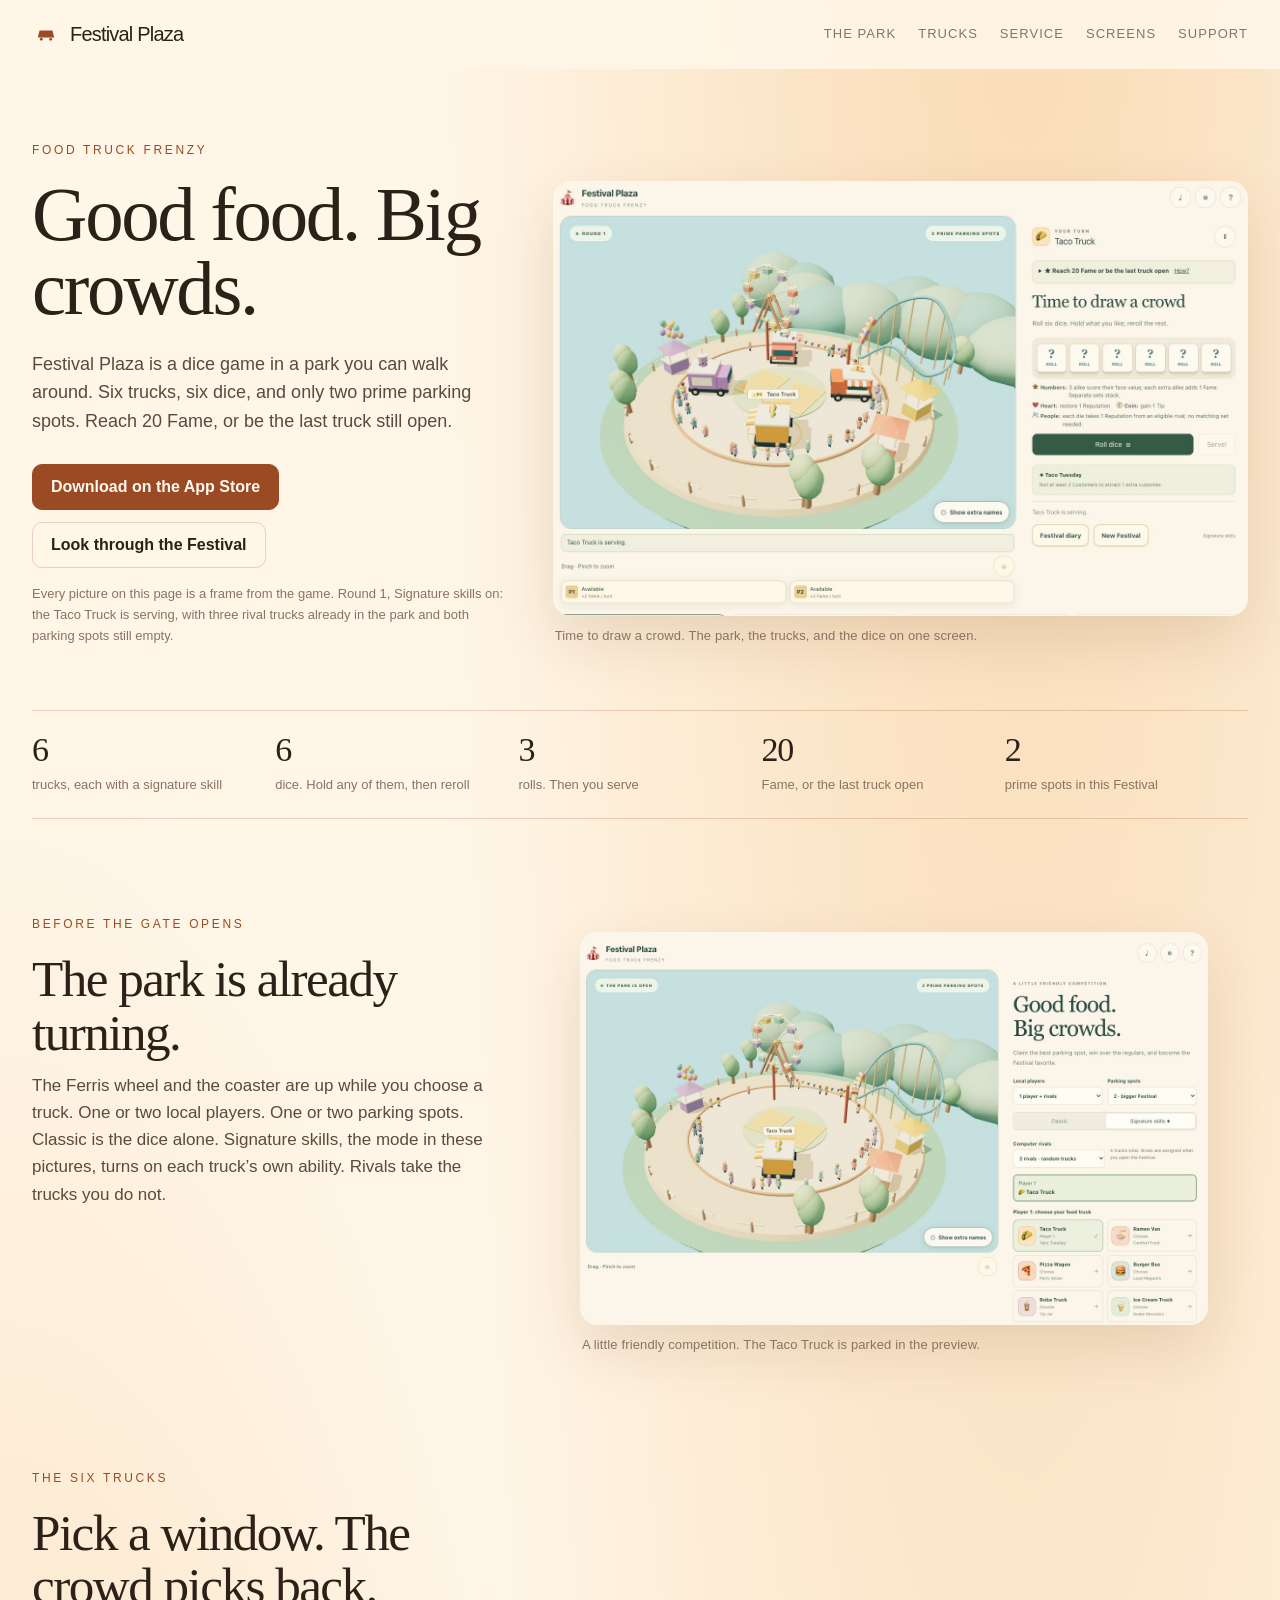
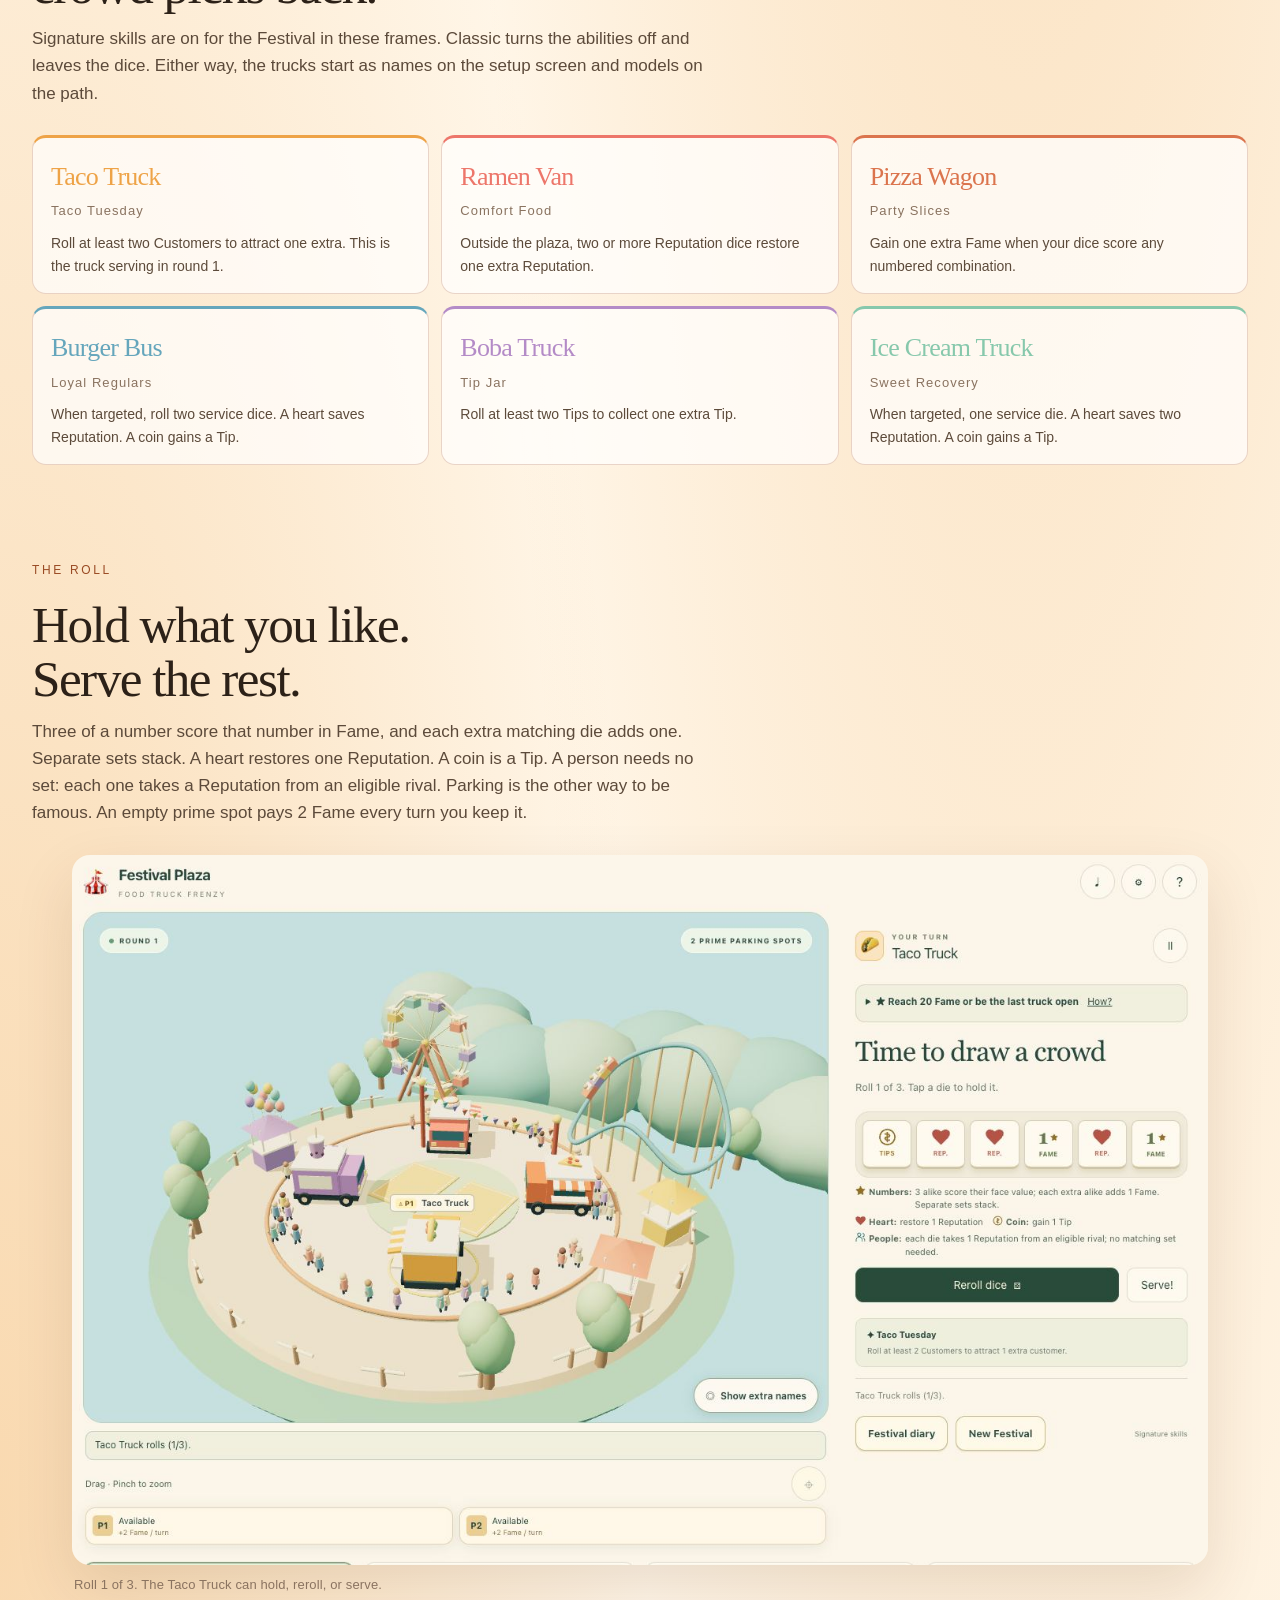
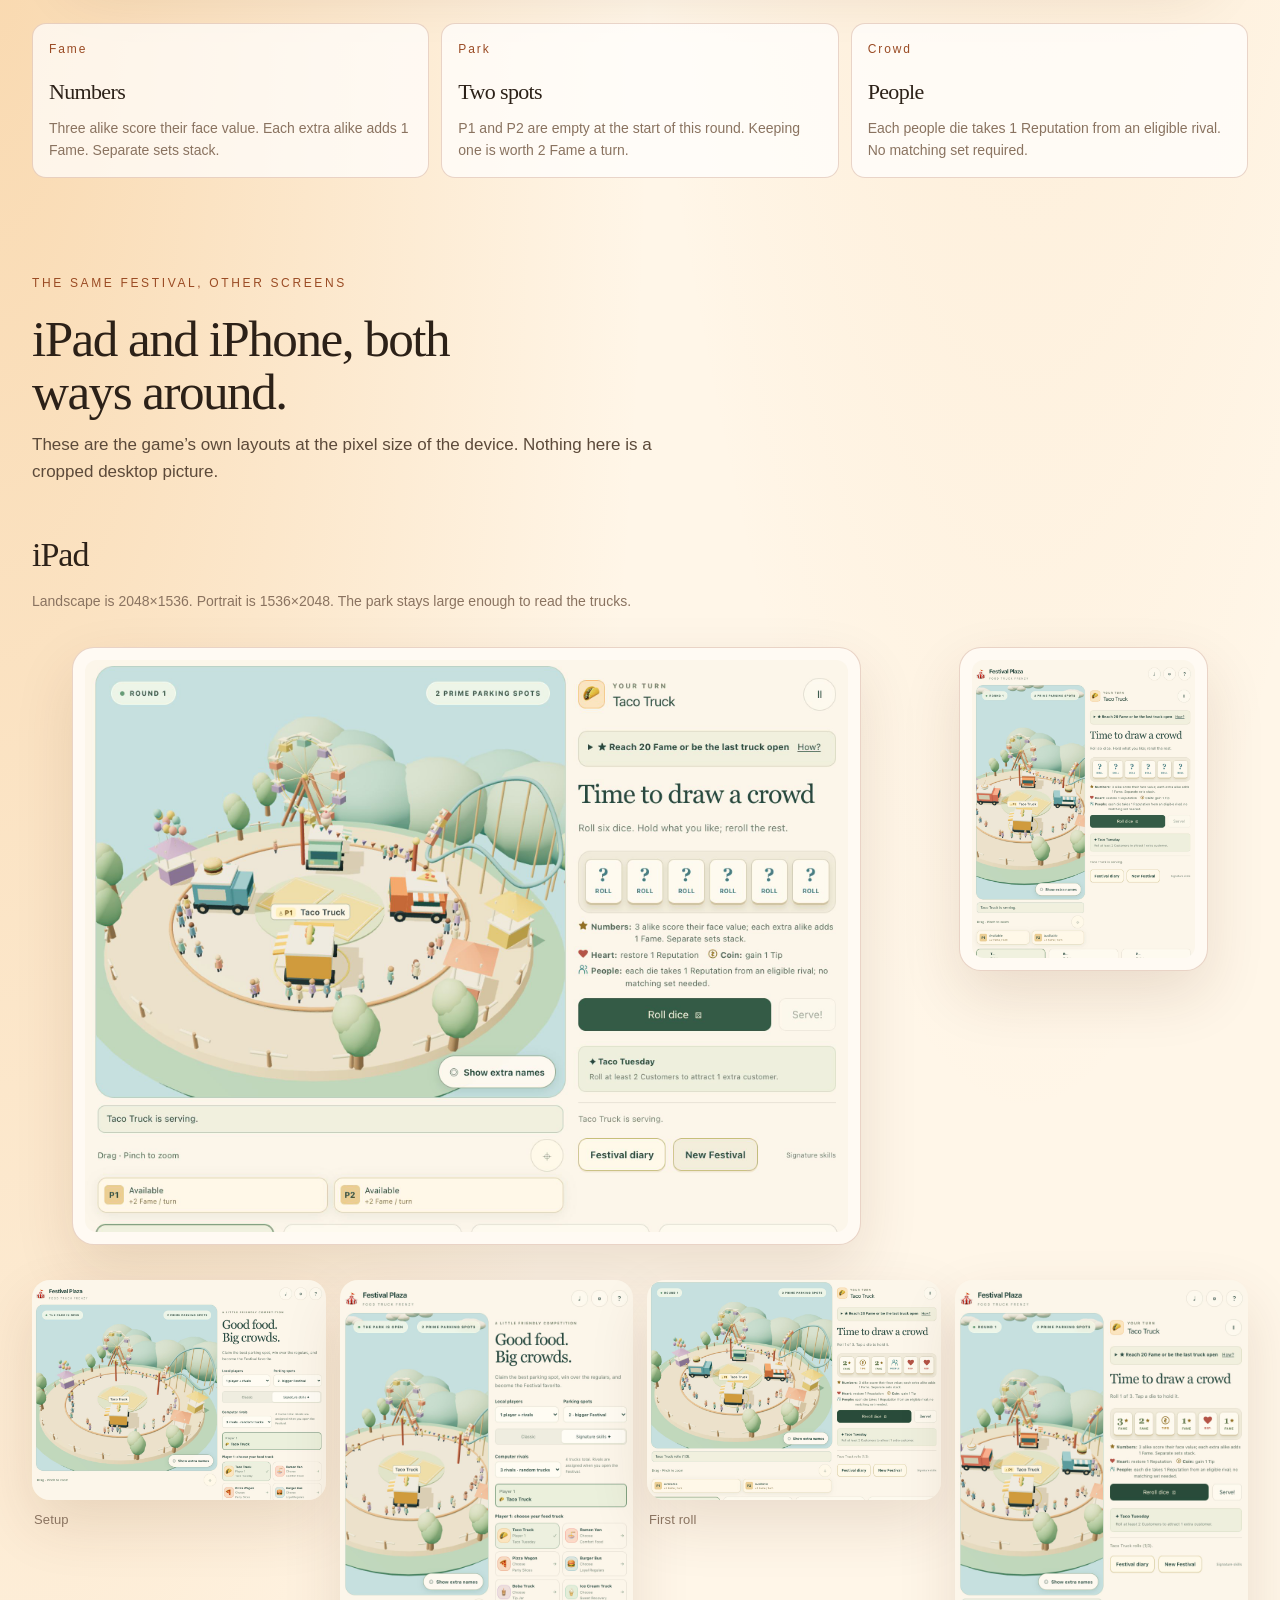
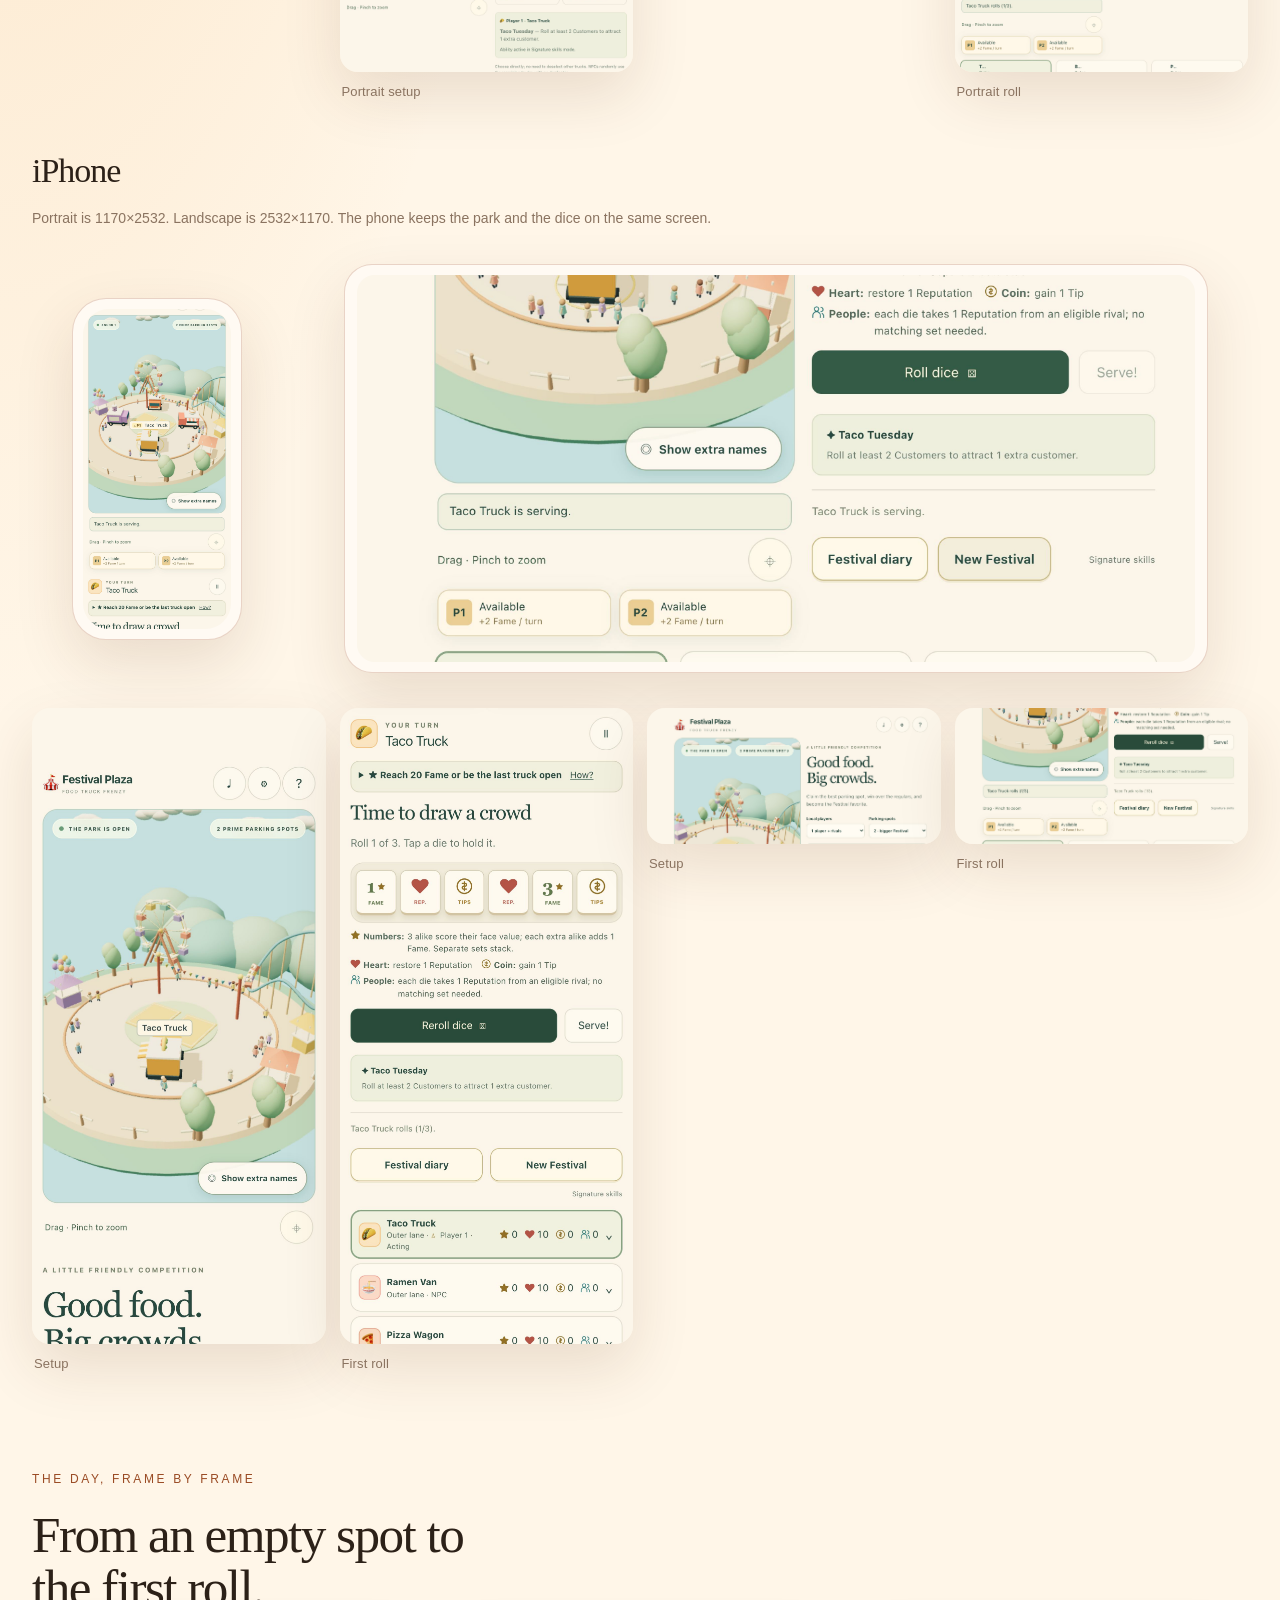
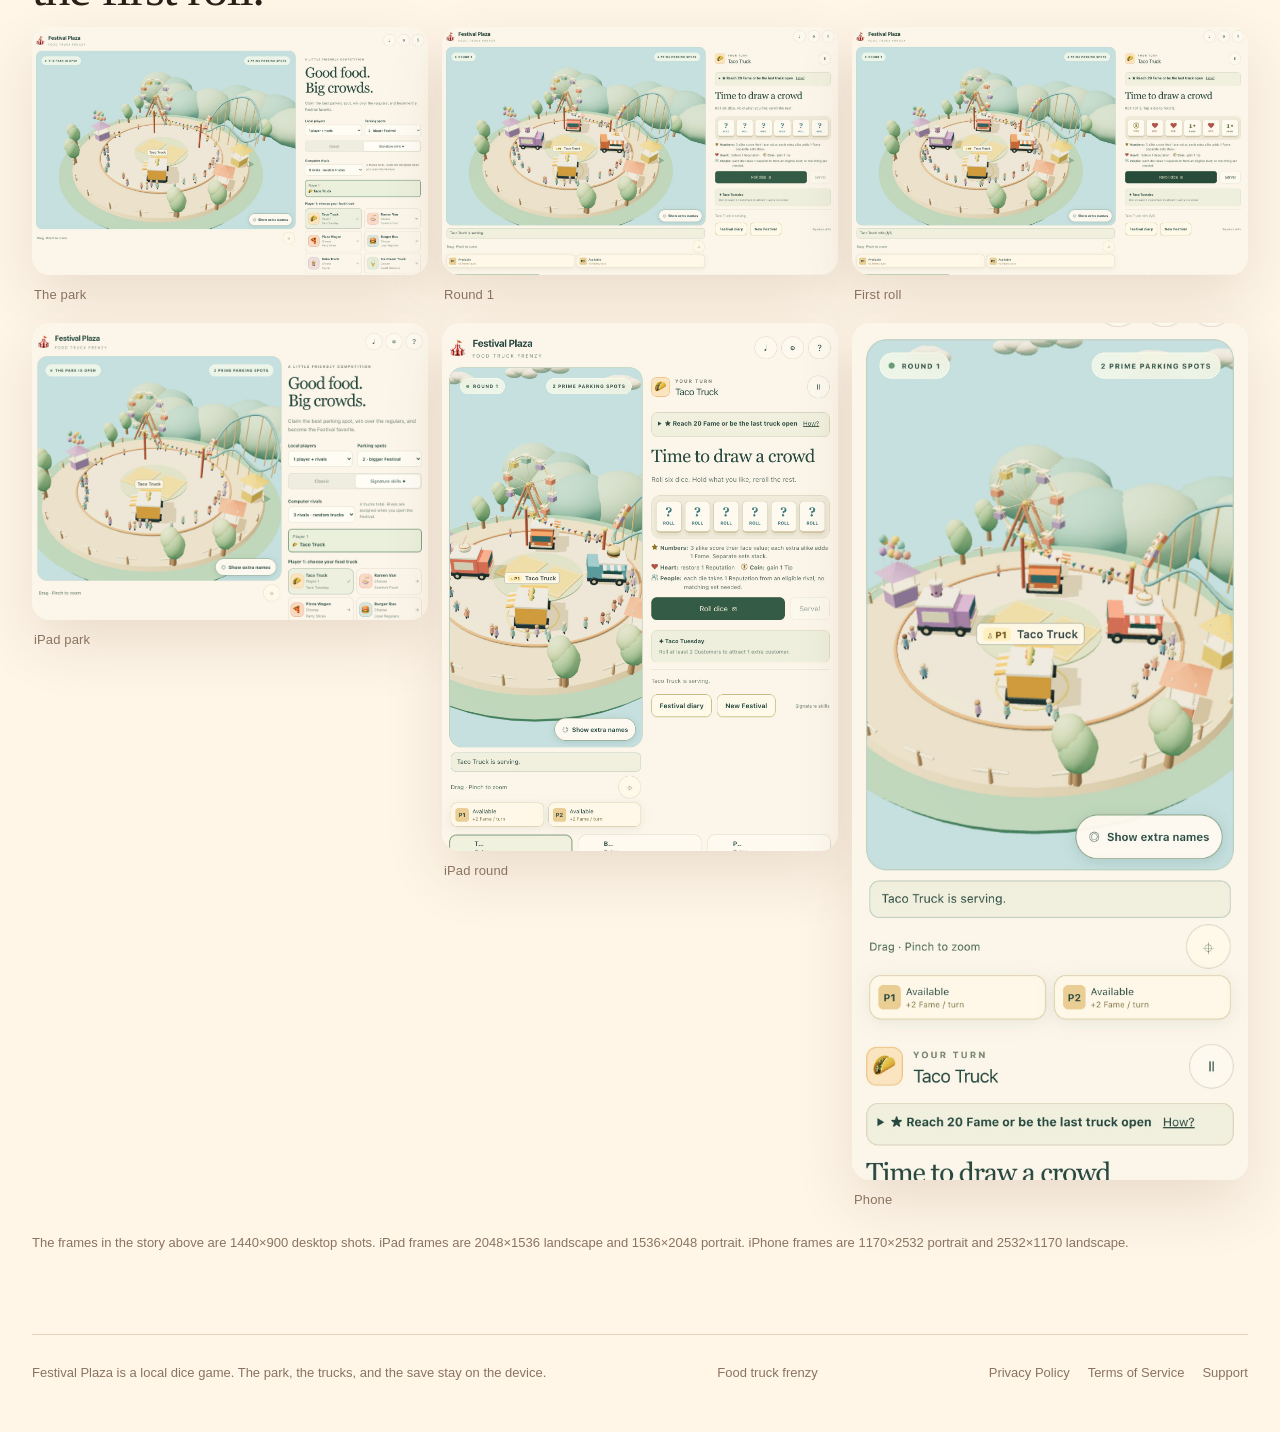
<file: index.html>
<!doctype html>
<html lang="en">
<head>
<meta charset="utf-8">
<meta name="viewport" content="width=device-width, initial-scale=1">
<meta name="theme-color" content="#fff6e8">
<meta name="description" content="Festival Plaza is a food-truck dice game. Six trucks, two prime parking spots, and twenty Fame.">
<title>Festival Plaza — Good food. Big crowds.</title>
<link rel="icon" href="data:image/svg+xml,%3Csvg xmlns='http://www.w3.org/2000/svg' viewBox='0 0 64 64'%3E%3Crect width='64' height='64' rx='16' fill='%23fff6e8'/%3E%3Cpath d='M18 40h28l-4-16H22z' fill='%239a4b24'/%3E%3Ccircle cx='24' cy='44' r='3' fill='%232c2118'/%3E%3Ccircle cx='40' cy='44' r='3' fill='%232c2118'/%3E%3C/svg%3E">
<link rel="stylesheet" href="styles.css">
</head>
<body>
<a class="skip" href="#park">Skip to the plaza</a>
<header class="nav">
  <a class="brand" href="#top" aria-label="Festival Plaza home"><svg viewBox="0 0 48 48" fill="none" aria-hidden="true"><path d="M10 30h28l-3-12H13z" fill="currentColor"/><circle cx="16" cy="33" r="2.4" fill="currentColor"/><circle cx="32" cy="33" r="2.4" fill="currentColor"/></svg>Festival Plaza</a>
  <nav class="nav-links" aria-label="Page">
    <a href="#park">The park</a>
    <a href="#trucks">Trucks</a>
    <a href="#serve">Service</a>
    <a href="#devices">Screens</a>
    <a href="support.html">Support</a>
  </nav>
</header>

<main id="top">
  <section class="hero">
    <div>
      <p class="kicker">Food truck frenzy</p>
      <h1>Good food. Big crowds.</h1>
      <p class="lede">Festival Plaza is a dice game in a park you can walk around. Six trucks, six dice, and only two prime parking spots. Reach 20 Fame, or be the last truck still open.</p>
      <div class="hero-actions">
        <button class="store" type="button">Download on the App Store</button>
        <a class="btn ghost" href="#screens">Look through the Festival</a>
      </div>
      <p class="fine">Every picture on this page is a frame from the game. Round 1, Signature skills on: the Taco Truck is serving, with three rival trucks already in the park and both parking spots still empty.</p>
    </div>
    <figure class="hero-shot">
      <button class="shot frame" type="button" data-shot="media/play.jpg" data-caption="Round 1. The Taco Truck’s turn. Six dice are still face down. Two prime spots, P1 and P2, are empty and worth 2 Fame a turn.">
        <img src="media/play.jpg" width="1440" height="900" alt="Festival Plaza round 1. A low-poly park with a Ferris wheel, roller coaster, and four food trucks. The Taco Truck is about to roll.">
      </button>
      <figcaption class="caption">Time to draw a crowd. The park, the trucks, and the dice on one screen.</figcaption>
    </figure>
  </section>

  <ul class="facts" aria-label="What a Festival contains">
    <li><strong>6</strong><span>trucks, each with a signature skill</span></li>
    <li><strong>6</strong><span>dice. Hold any of them, then reroll</span></li>
    <li><strong>3</strong><span>rolls. Then you serve</span></li>
    <li><strong>20</strong><span>Fame, or the last truck open</span></li>
    <li><strong>2</strong><span>prime spots in this Festival</span></li>
  </ul>

  <section class="section" id="park">
    <div class="split">
      <div class="copy">
        <p class="kicker">Before the gate opens</p>
        <h2>The park is already turning.</h2>
        <p class="intro">The Ferris wheel and the coaster are up while you choose a truck. One or two local players. One or two parking spots. Classic is the dice alone. Signature skills, the mode in these pictures, turns on each truck’s own ability. Rivals take the trucks you do not.</p>
      </div>
      <figure>
        <button class="shot frame" type="button" data-shot="media/setup.jpg" data-caption="The park is open. One player, two prime spots, three computer rivals, and the Taco Truck selected.">
          <img src="media/setup.jpg" width="1440" height="900" alt="Festival setup over a pastel park. Good food. Big crowds. The Taco Truck is selected among six trucks.">
        </button>
        <figcaption class="caption">A little friendly competition. The Taco Truck is parked in the preview.</figcaption>
      </figure>
    </div>
  </section>

  <section class="section" id="trucks">
    <p class="kicker">The six trucks</p>
    <h2>Pick a window. The crowd picks back.</h2>
    <p class="intro">Signature skills are on for the Festival in these frames. Classic turns the abilities off and leaves the dice. Either way, the trucks start as names on the setup screen and models on the path.</p>
    <div class="races">
      <article style="--race:#eea347"><h3>Taco Truck</h3><p class="species">Taco Tuesday</p><p>Roll at least two Customers to attract one extra. This is the truck serving in round 1.</p></article>
      <article style="--race:#ed766a"><h3>Ramen Van</h3><p class="species">Comfort Food</p><p>Outside the plaza, two or more Reputation dice restore one extra Reputation.</p></article>
      <article style="--race:#db744d"><h3>Pizza Wagon</h3><p class="species">Party Slices</p><p>Gain one extra Fame when your dice score any numbered combination.</p></article>
      <article style="--race:#65a6bc"><h3>Burger Bus</h3><p class="species">Loyal Regulars</p><p>When targeted, roll two service dice. A heart saves Reputation. A coin gains a Tip.</p></article>
      <article style="--race:#b48bc7"><h3>Boba Truck</h3><p class="species">Tip Jar</p><p>Roll at least two Tips to collect one extra Tip.</p></article>
      <article style="--race:#87c8ac"><h3>Ice Cream Truck</h3><p class="species">Sweet Recovery</p><p>When targeted, one service die. A heart saves two Reputation. A coin gains a Tip.</p></article>
    </div>
  </section>

  <section class="section" id="serve">
    <p class="kicker">The roll</p>
    <h2>Hold what you like. Serve the rest.</h2>
    <p class="intro">Three of a number score that number in Fame, and each extra matching die adds one. Separate sets stack. A heart restores one Reputation. A coin is a Tip. A person needs no set: each one takes a Reputation from an eligible rival. Parking is the other way to be famous. An empty prime spot pays 2 Fame every turn you keep it.</p>
    <figure>
      <button class="shot frame" type="button" data-shot="media/dice.jpg" data-caption="Roll 1 of 3 for the Taco Truck: one Tip, three Reputation, and two Fame showing 1. Tap a die to hold it. Two rolls remain, then Serve.">
        <img src="media/dice.jpg" width="1440" height="900" alt="Festival dice showing one tip, three reputation, and two fame, beside the park full of trucks.">
      </button>
      <figcaption class="caption">Roll 1 of 3. The Taco Truck can hold, reroll, or serve.</figcaption>
    </figure>
    <div class="orders" style="margin-top:28px">
          <article><em>Fame</em><h3>Numbers</h3><p>Three alike score their face value. Each extra alike adds 1 Fame. Separate sets stack.</p></article>
          <article><em>Park</em><h3>Two spots</h3><p>P1 and P2 are empty at the start of this round. Keeping one is worth 2 Fame a turn.</p></article>
          <article><em>Crowd</em><h3>People</h3><p>Each people die takes 1 Reputation from an eligible rival. No matching set required.</p></article>
    </div>
  </section>

  <section class="section" id="devices">
    <p class="kicker">The same Festival, other screens</p>
    <h2>iPad and iPhone, both ways around.</h2>
    <p class="intro">These are the game’s own layouts at the pixel size of the device. Nothing here is a cropped desktop picture.</p>

    <div class="device-block">
      <h3>iPad</h3>
      <p class="meta">Landscape is 2048×1536. Portrait is 1536×2048. The park stays large enough to read the trucks.</p>
      <div class="ipad-stage">
        <figure class="bezel ipad-land">
          <button class="shot" type="button" data-shot="media/ipad-landscape-play.jpg" data-caption="iPad landscape, 2048×1536. Round 1, the Taco Truck, before the roll.">
            <img src="media/ipad-landscape-play.jpg" width="2048" height="1536" alt="iPad landscape Festival Plaza on round 1, park on the left and Roll dice on the right.">
          </button>
        </figure>
        <figure class="bezel ipad-port">
          <button class="shot" type="button" data-shot="media/ipad-portrait-play.jpg" data-caption="iPad portrait, 1536×2048. The same round, with the park above the dice.">
            <img src="media/ipad-portrait-play.jpg" width="1536" height="2048" alt="iPad portrait Festival Plaza with the park above the serving panel.">
          </button>
        </figure>
      </div>
      <div class="more-shots">
        <figure>
          <button class="shot frame" type="button" data-shot="media/ipad-landscape-setup.jpg" data-caption="iPad landscape. The park is open, and the Taco Truck is selected.">
            <img src="media/ipad-landscape-setup.jpg" width="2048" height="1536" alt="iPad landscape Festival setup.">
          </button>
          <figcaption class="caption">Setup</figcaption>
        </figure>
        <figure>
          <button class="shot frame" type="button" data-shot="media/ipad-portrait-setup.jpg" data-caption="iPad portrait. Choose a truck over the Ferris wheel.">
            <img src="media/ipad-portrait-setup.jpg" width="1536" height="2048" alt="iPad portrait Festival setup.">
          </button>
          <figcaption class="caption">Portrait setup</figcaption>
        </figure>
        <figure>
          <button class="shot frame" type="button" data-shot="media/ipad-landscape-dice.jpg" data-caption="iPad landscape. The first roll of round 1.">
            <img src="media/ipad-landscape-dice.jpg" width="2048" height="1536" alt="iPad landscape Festival dice after the first roll.">
          </button>
          <figcaption class="caption">First roll</figcaption>
        </figure>
        <figure>
          <button class="shot frame" type="button" data-shot="media/ipad-portrait-dice.jpg" data-caption="iPad portrait. The first roll under the park.">
            <img src="media/ipad-portrait-dice.jpg" width="1536" height="2048" alt="iPad portrait Festival dice.">
          </button>
          <figcaption class="caption">Portrait roll</figcaption>
        </figure>
      </div>
    </div>

    <div class="device-block">
      <h3>iPhone</h3>
      <p class="meta">Portrait is 1170×2532. Landscape is 2532×1170. The phone keeps the park and the dice on the same screen.</p>
      <div class="phone-stage">
        <figure class="bezel phone-port">
          <button class="shot" type="button" data-shot="media/iphone-portrait-play.jpg" data-caption="iPhone portrait, 1170×2532. Round 1 before the roll.">
            <img src="media/iphone-portrait-play.jpg" width="1170" height="2532" alt="iPhone portrait Festival Plaza, park above the dice.">
          </button>
        </figure>
        <figure class="bezel phone-land">
          <button class="shot" type="button" data-shot="media/iphone-landscape-play.jpg" data-caption="iPhone landscape, 2532×1170. The same round on a short, wide screen.">
            <img src="media/iphone-landscape-play.jpg" width="2532" height="1170" alt="iPhone landscape Festival Plaza during round 1.">
          </button>
        </figure>
      </div>
      <div class="more-shots">
        <figure>
          <button class="shot frame" type="button" data-shot="media/iphone-portrait-setup.jpg" data-caption="iPhone portrait. Choose the Taco Truck before the park opens.">
            <img src="media/iphone-portrait-setup.jpg" width="1170" height="2532" alt="iPhone portrait Festival setup.">
          </button>
          <figcaption class="caption">Setup</figcaption>
        </figure>
        <figure>
          <button class="shot frame" type="button" data-shot="media/iphone-portrait-dice.jpg" data-caption="iPhone portrait. The first roll.">
            <img src="media/iphone-portrait-dice.jpg" width="1170" height="2532" alt="iPhone portrait Festival dice.">
          </button>
          <figcaption class="caption">First roll</figcaption>
        </figure>
        <figure>
          <button class="shot frame" type="button" data-shot="media/iphone-landscape-setup.jpg" data-caption="iPhone landscape. Truck setup on a short screen.">
            <img src="media/iphone-landscape-setup.jpg" width="2532" height="1170" alt="iPhone landscape Festival setup.">
          </button>
          <figcaption class="caption">Setup</figcaption>
        </figure>
        <figure>
          <button class="shot frame" type="button" data-shot="media/iphone-landscape-dice.jpg" data-caption="iPhone landscape. The first roll of the Taco Truck.">
            <img src="media/iphone-landscape-dice.jpg" width="2532" height="1170" alt="iPhone landscape Festival dice.">
          </button>
          <figcaption class="caption">First roll</figcaption>
        </figure>
      </div>
    </div>
  </section>

  <section class="section" id="screens">
    <p class="kicker">The day, frame by frame</p>
    <h2>From an empty spot to the first roll.</h2>
    <div class="gallery">
      <figure>
        <button class="shot frame" type="button" data-shot="media/setup.jpg" data-caption="The park is open. Choose a truck.">
          <img src="media/setup.jpg" width="1440" height="900" alt="Festival setup with the park and six trucks.">
        </button>
        <figcaption class="caption">The park</figcaption>
      </figure>
      <figure>
        <button class="shot frame" type="button" data-shot="media/play.jpg" data-caption="Round 1. Time to draw a crowd.">
          <img src="media/play.jpg" width="1440" height="900" alt="Round 1 before the Taco Truck rolls.">
        </button>
        <figcaption class="caption">Round 1</figcaption>
      </figure>
      <figure>
        <button class="shot frame" type="button" data-shot="media/dice.jpg" data-caption="Roll 1 of 3. One Tip, three Reputation, two Fame.">
          <img src="media/dice.jpg" width="1440" height="900" alt="First Festival roll.">
        </button>
        <figcaption class="caption">First roll</figcaption>
      </figure>
      <figure>
        <button class="shot frame" type="button" data-shot="media/ipad-landscape-setup.jpg" data-caption="iPad landscape setup, 2048×1536.">
          <img src="media/ipad-landscape-setup.jpg" width="2048" height="1536" alt="iPad landscape setup.">
        </button>
        <figcaption class="caption">iPad park</figcaption>
      </figure>
      <figure>
        <button class="shot frame" type="button" data-shot="media/ipad-portrait-play.jpg" data-caption="iPad portrait, round 1, 1536×2048.">
          <img src="media/ipad-portrait-play.jpg" width="1536" height="2048" alt="iPad portrait round 1.">
        </button>
        <figcaption class="caption">iPad round</figcaption>
      </figure>
      <figure>
        <button class="shot frame" type="button" data-shot="media/iphone-portrait-play.jpg" data-caption="iPhone portrait, round 1, 1170×2532.">
          <img src="media/iphone-portrait-play.jpg" width="1170" height="2532" alt="iPhone portrait round 1.">
        </button>
        <figcaption class="caption">Phone</figcaption>
      </figure>
    </div>
    <p class="note">The frames in the story above are 1440×900 desktop shots. iPad frames are 2048×1536 landscape and 1536×2048 portrait. iPhone frames are 1170×2532 portrait and 2532×1170 landscape.</p>
  </section>
</main>

<footer>
  <p>Festival Plaza is a local dice game. The park, the trucks, and the save stay on the device.</p>
  <p>Food truck frenzy</p>
  <p class="legal-links"><a href="privacy.html">Privacy Policy</a> <a href="terms.html">Terms of Service</a> <a href="support.html">Support</a></p>
</footer>

<dialog id="viewer">
  <form method="dialog"><button type="submit">Close</button></form>
  <img alt="">
  <p></p>
</dialog>
<script>
const viewer = document.querySelector('#viewer');
const view = viewer.querySelector('img');
const cap = viewer.querySelector('p');
document.body.addEventListener('click', event => {
  const shot = event.target.closest('[data-shot]');
  if (!shot) return;
  const img = shot.querySelector('img');
  view.src = shot.dataset.shot;
  view.alt = img ? img.alt : '';
  cap.textContent = shot.dataset.caption || view.alt;
  viewer.showModal();
});
</script>
</body>
</html>
</file>
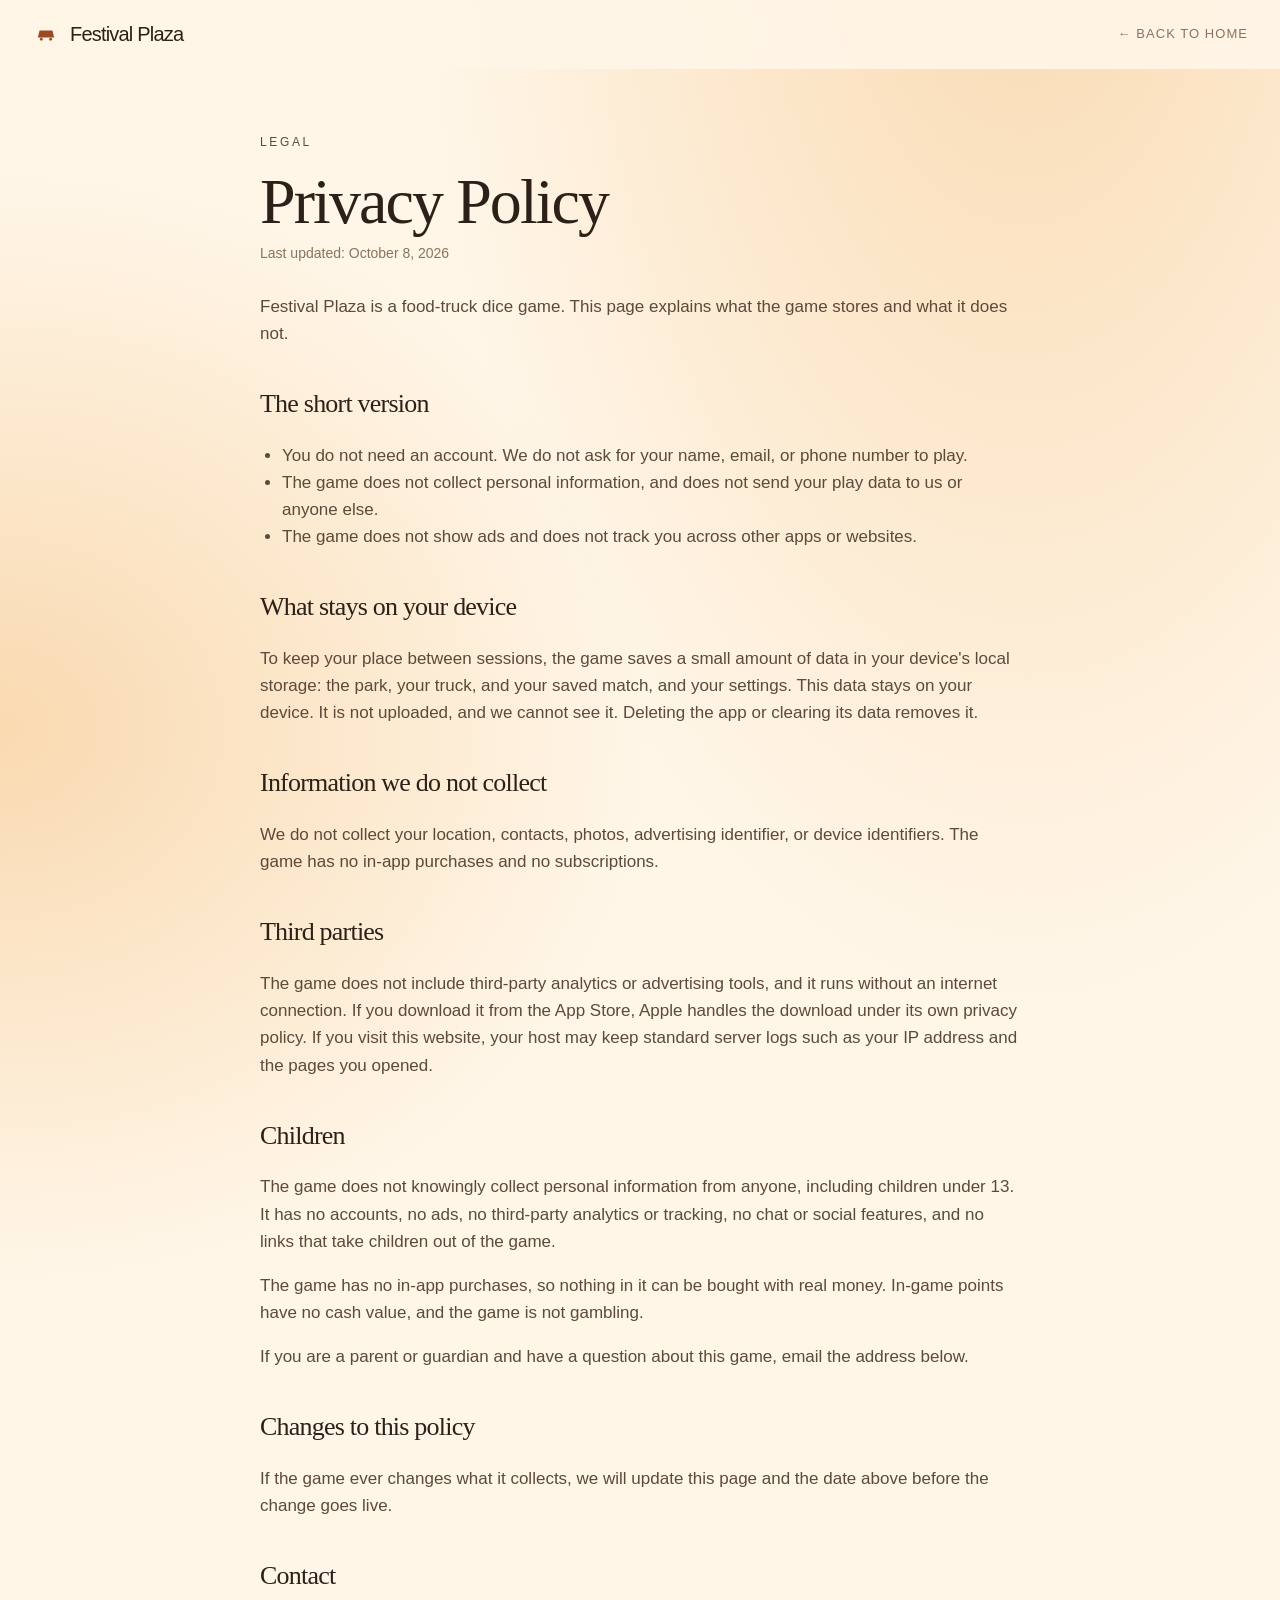
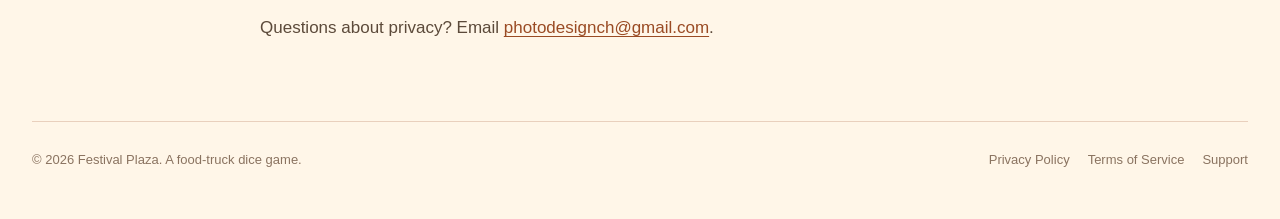
<file: privacy.html>
<!doctype html>
<html lang="en">
<head>
<meta charset="utf-8">
<meta name="viewport" content="width=device-width, initial-scale=1">
<meta name="theme-color" content="#fff6e8">
<meta name="description" content="How Festival Plaza handles your information.">
<title>Privacy Policy — Festival Plaza</title>
<link rel="icon" href="data:image/svg+xml,%3Csvg xmlns='http://www.w3.org/2000/svg' viewBox='0 0 64 64'%3E%3Crect width='64' height='64' rx='16' fill='%23fff6e8'/%3E%3Cpath d='M18 40h28l-4-16H22z' fill='%239a4b24'/%3E%3Ccircle cx='24' cy='44' r='3' fill='%232c2118'/%3E%3Ccircle cx='40' cy='44' r='3' fill='%232c2118'/%3E%3C/svg%3E">
<link rel="stylesheet" href="styles.css">
</head>
<body>
<header class="nav">
  <a class="brand" href="index.html" aria-label="Festival Plaza home"><svg viewBox="0 0 48 48" fill="none" aria-hidden="true"><path d="M10 30h28l-3-12H13z" fill="currentColor"/><circle cx="16" cy="33" r="2.4" fill="currentColor"/><circle cx="32" cy="33" r="2.4" fill="currentColor"/></svg>Festival Plaza</a>
  <nav class="nav-links" aria-label="Page"><a href="index.html">&larr; Back to home</a></nav>
</header>
<main class="legal">

<p class="kicker">Legal</p>
<h1>Privacy Policy</h1>
<p class="updated">Last updated: October 8, 2026</p>
<p>Festival Plaza is a food-truck dice game. This page explains what the game stores and what it does not.</p>

<h2>The short version</h2>
<ul>
<li>You do not need an account. We do not ask for your name, email, or phone number to play.</li>
<li>The game does not collect personal information, and does not send your play data to us or anyone else.</li>
<li>The game does not show ads and does not track you across other apps or websites.</li>
</ul>

<h2>What stays on your device</h2>
<p>To keep your place between sessions, the game saves a small amount of data in your device's local storage: the park, your truck, and your saved match, and your settings. This data stays on your device. It is not uploaded, and we cannot see it. Deleting the app or clearing its data removes it.</p>

<h2>Information we do not collect</h2>
<p>We do not collect your location, contacts, photos, advertising identifier, or device identifiers. The game has no in-app purchases and no subscriptions.</p>

<h2>Third parties</h2>
<p>The game does not include third-party analytics or advertising tools, and it runs without an internet connection. If you download it from the App Store, Apple handles the download under its own privacy policy. If you visit this website, your host may keep standard server logs such as your IP address and the pages you opened.</p>

<h2>Children</h2>
<p>The game does not knowingly collect personal information from anyone, including children under 13. It has no accounts, no ads, no third-party analytics or tracking, no chat or social features, and no links that take children out of the game.</p>
<p>The game has no in-app purchases, so nothing in it can be bought with real money. In-game points have no cash value, and the game is not gambling.</p>
<p>If you are a parent or guardian and have a question about this game, email the address below.</p>

<h2>Changes to this policy</h2>
<p>If the game ever changes what it collects, we will update this page and the date above before the change goes live.</p>

<h2>Contact</h2>
<p>Questions about privacy? Email <a href="mailto:photodesignch@gmail.com">photodesignch@gmail.com</a>.</p>

</main>
<footer>
  <p>&copy; 2026 Festival Plaza. A food-truck dice game.</p>
  <p class="legal-links"><a href="privacy.html">Privacy Policy</a> <a href="terms.html">Terms of Service</a> <a href="support.html">Support</a></p>
</footer>
</body>
</html>
</file>
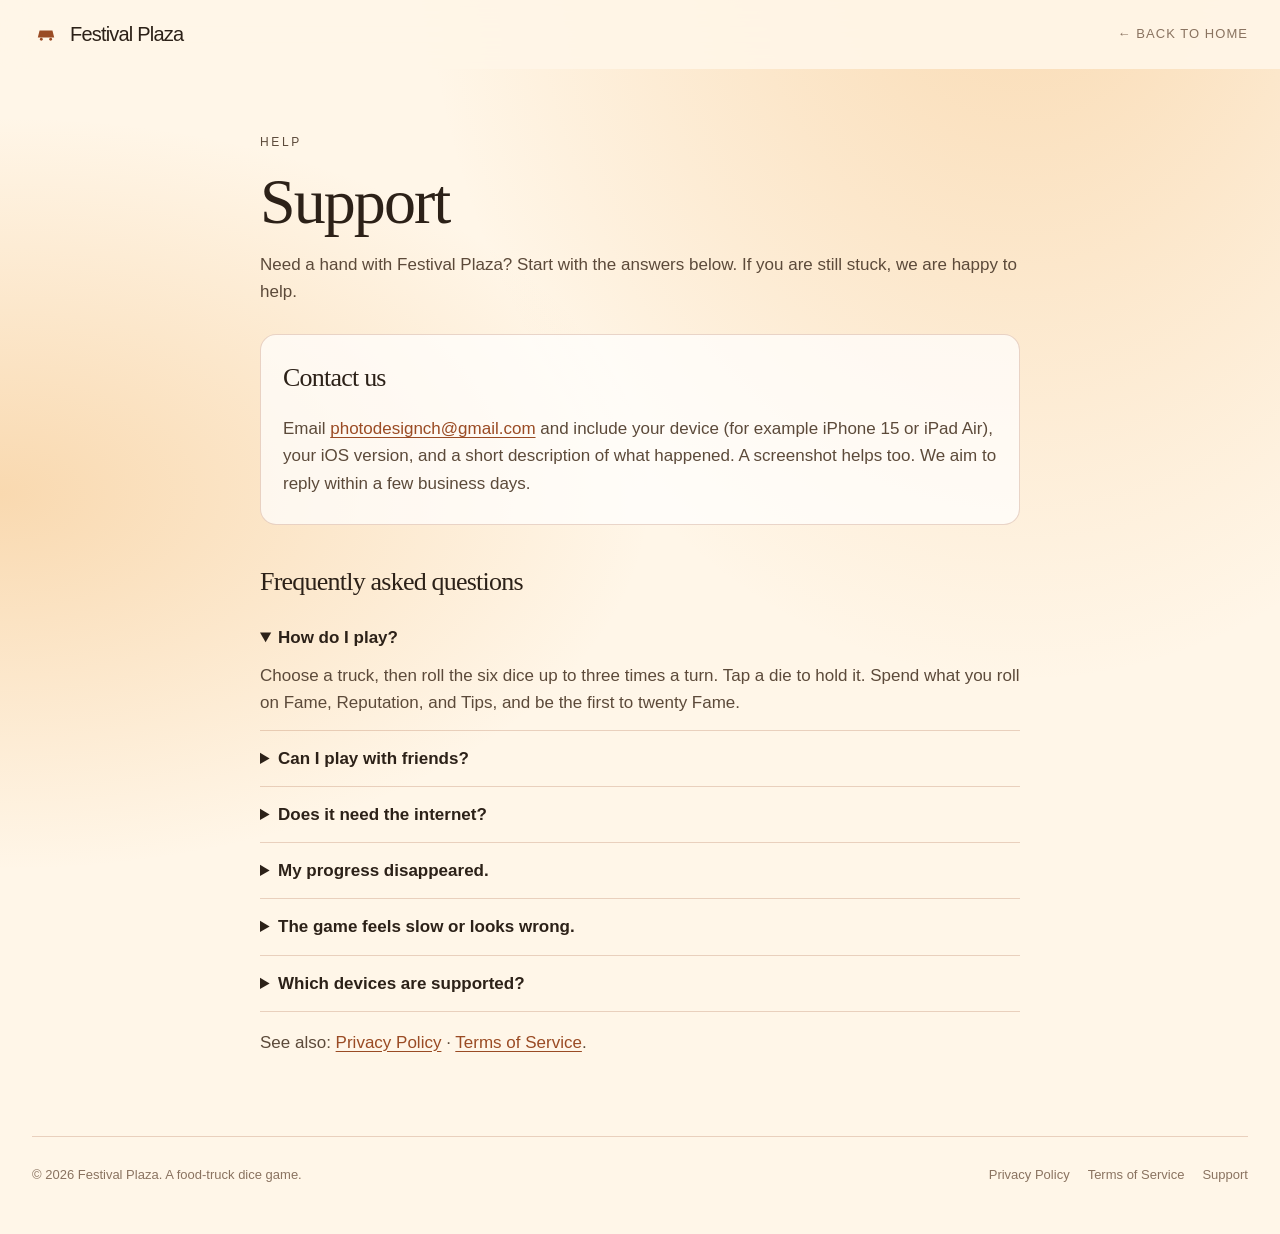
<file: support.html>
<!doctype html>
<html lang="en">
<head>
<meta charset="utf-8">
<meta name="viewport" content="width=device-width, initial-scale=1">
<meta name="theme-color" content="#fff6e8">
<meta name="description" content="Help with Festival Plaza.">
<title>Support — Festival Plaza</title>
<link rel="icon" href="data:image/svg+xml,%3Csvg xmlns='http://www.w3.org/2000/svg' viewBox='0 0 64 64'%3E%3Crect width='64' height='64' rx='16' fill='%23fff6e8'/%3E%3Cpath d='M18 40h28l-4-16H22z' fill='%239a4b24'/%3E%3Ccircle cx='24' cy='44' r='3' fill='%232c2118'/%3E%3Ccircle cx='40' cy='44' r='3' fill='%232c2118'/%3E%3C/svg%3E">
<link rel="stylesheet" href="styles.css">
</head>
<body>
<header class="nav">
  <a class="brand" href="index.html" aria-label="Festival Plaza home"><svg viewBox="0 0 48 48" fill="none" aria-hidden="true"><path d="M10 30h28l-3-12H13z" fill="currentColor"/><circle cx="16" cy="33" r="2.4" fill="currentColor"/><circle cx="32" cy="33" r="2.4" fill="currentColor"/></svg>Festival Plaza</a>
  <nav class="nav-links" aria-label="Page"><a href="index.html">&larr; Back to home</a></nav>
</header>
<main class="legal">

<p class="kicker">Help</p>
<h1>Support</h1>
<p>Need a hand with Festival Plaza? Start with the answers below. If you are still stuck, we are happy to help.</p>

<div class="contact-card">
<h2>Contact us</h2>
<p>Email <a href="mailto:photodesignch@gmail.com">photodesignch@gmail.com</a> and include your device (for example iPhone 15 or iPad Air), your iOS version, and a short description of what happened. A screenshot helps too. We aim to reply within a few business days.</p>
</div>

<h2>Frequently asked questions</h2>
<details open><summary>How do I play?</summary><p>Choose a truck, then roll the six dice up to three times a turn. Tap a die to hold it. Spend what you roll on Fame, Reputation, and Tips, and be the first to twenty Fame.</p></details>
<details><summary>Can I play with friends?</summary><p>Yes. One or two people can share the device, and computer rivals fill the other trucks. There is no online play.</p></details>
<details><summary>Does it need the internet?</summary><p>No. The game runs entirely on your device and works offline.</p></details>
<details><summary>My progress disappeared.</summary><p>Progress is saved on your device only. Deleting the app, or clearing its data, resets it, and we are not able to recover it.</p></details>
<details><summary>The game feels slow or looks wrong.</summary><p>Close other apps, restart the game, and make sure your device is running the latest iOS. If it continues, email us with your device model.</p></details>
<details><summary>Which devices are supported?</summary><p>iPhone and iPad.</p></details>

<p>See also: <a href="privacy.html">Privacy Policy</a> &middot; <a href="terms.html">Terms of Service</a>.</p>

</main>
<footer>
  <p>&copy; 2026 Festival Plaza. A food-truck dice game.</p>
  <p class="legal-links"><a href="privacy.html">Privacy Policy</a> <a href="terms.html">Terms of Service</a> <a href="support.html">Support</a></p>
</footer>
</body>
</html>
</file>
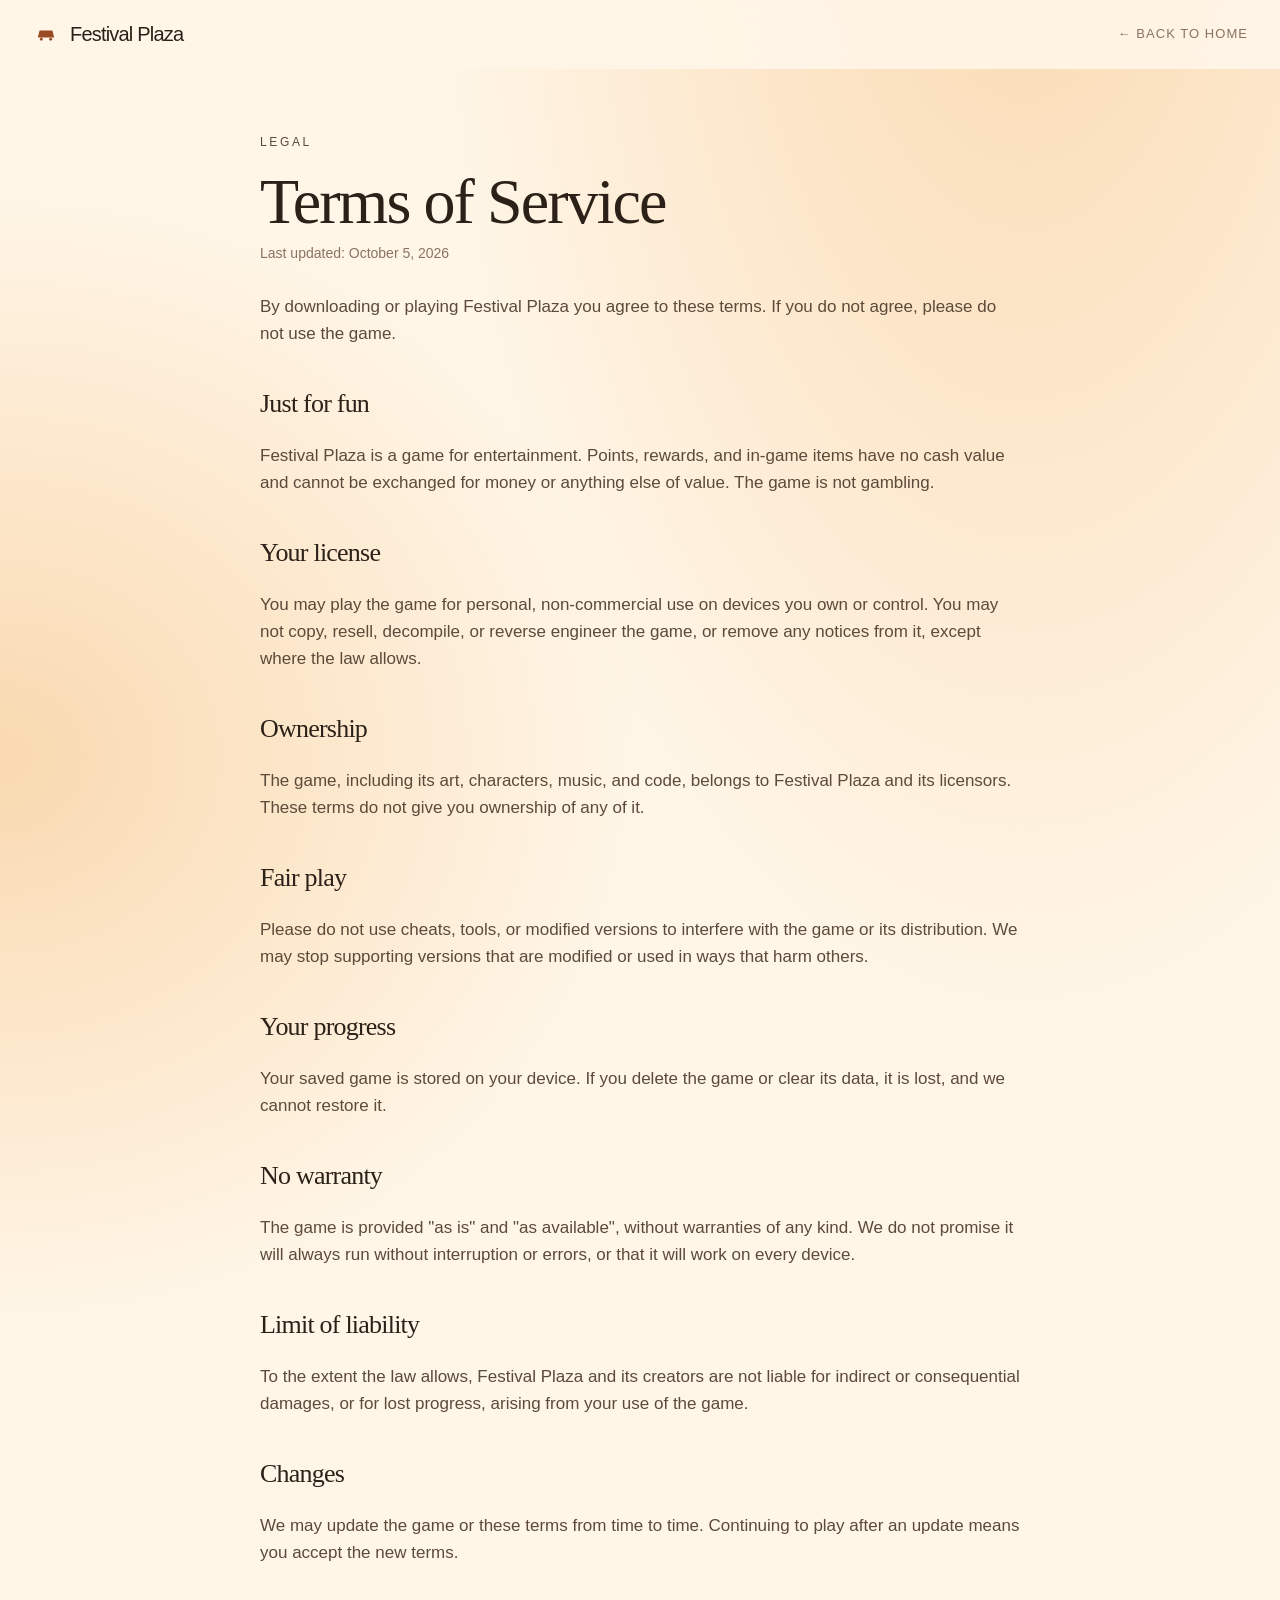
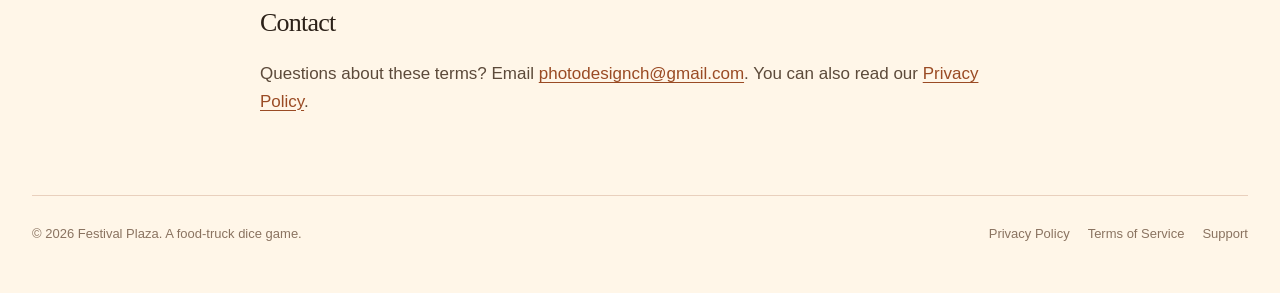
<file: terms.html>
<!doctype html>
<html lang="en">
<head>
<meta charset="utf-8">
<meta name="viewport" content="width=device-width, initial-scale=1">
<meta name="theme-color" content="#fff6e8">
<meta name="description" content="The terms for playing Festival Plaza.">
<title>Terms of Service — Festival Plaza</title>
<link rel="icon" href="data:image/svg+xml,%3Csvg xmlns='http://www.w3.org/2000/svg' viewBox='0 0 64 64'%3E%3Crect width='64' height='64' rx='16' fill='%23fff6e8'/%3E%3Cpath d='M18 40h28l-4-16H22z' fill='%239a4b24'/%3E%3Ccircle cx='24' cy='44' r='3' fill='%232c2118'/%3E%3Ccircle cx='40' cy='44' r='3' fill='%232c2118'/%3E%3C/svg%3E">
<link rel="stylesheet" href="styles.css">
</head>
<body>
<header class="nav">
  <a class="brand" href="index.html" aria-label="Festival Plaza home"><svg viewBox="0 0 48 48" fill="none" aria-hidden="true"><path d="M10 30h28l-3-12H13z" fill="currentColor"/><circle cx="16" cy="33" r="2.4" fill="currentColor"/><circle cx="32" cy="33" r="2.4" fill="currentColor"/></svg>Festival Plaza</a>
  <nav class="nav-links" aria-label="Page"><a href="index.html">&larr; Back to home</a></nav>
</header>
<main class="legal">

<p class="kicker">Legal</p>
<h1>Terms of Service</h1>
<p class="updated">Last updated: October 5, 2026</p>
<p>By downloading or playing Festival Plaza you agree to these terms. If you do not agree, please do not use the game.</p>

<h2>Just for fun</h2>
<p>Festival Plaza is a game for entertainment. Points, rewards, and in-game items have no cash value and cannot be exchanged for money or anything else of value. The game is not gambling.</p>

<h2>Your license</h2>
<p>You may play the game for personal, non-commercial use on devices you own or control. You may not copy, resell, decompile, or reverse engineer the game, or remove any notices from it, except where the law allows.</p>

<h2>Ownership</h2>
<p>The game, including its art, characters, music, and code, belongs to Festival Plaza and its licensors. These terms do not give you ownership of any of it.</p>

<h2>Fair play</h2>
<p>Please do not use cheats, tools, or modified versions to interfere with the game or its distribution. We may stop supporting versions that are modified or used in ways that harm others.</p>

<h2>Your progress</h2>
<p>Your saved game is stored on your device. If you delete the game or clear its data, it is lost, and we cannot restore it.</p>

<h2>No warranty</h2>
<p>The game is provided "as is" and "as available", without warranties of any kind. We do not promise it will always run without interruption or errors, or that it will work on every device.</p>

<h2>Limit of liability</h2>
<p>To the extent the law allows, Festival Plaza and its creators are not liable for indirect or consequential damages, or for lost progress, arising from your use of the game.</p>

<h2>Changes</h2>
<p>We may update the game or these terms from time to time. Continuing to play after an update means you accept the new terms.</p>

<h2>Contact</h2>
<p>Questions about these terms? Email <a href="mailto:photodesignch@gmail.com">photodesignch@gmail.com</a>. You can also read our <a href="privacy.html">Privacy Policy</a>.</p>

</main>
<footer>
  <p>&copy; 2026 Festival Plaza. A food-truck dice game.</p>
  <p class="legal-links"><a href="privacy.html">Privacy Policy</a> <a href="terms.html">Terms of Service</a> <a href="support.html">Support</a></p>
</footer>
</body>
</html>
</file>
<file: styles.css>
:root {
  --bg: #fff6e8;
  --bg-raise: #fffaf3;
  --ink: #2c2118;
  --body: #5c4a3a;
  --muted: #8a7360;
  --line: rgba(154, 75, 36, 0.22);
  --accent: #9a4b24;
  --accent-ink: #fff8ef;
  --amber: #8a5a18;
  --glow: rgba(238, 163, 71, 0.35);
  --shadow: 0 24px 60px rgba(80, 40, 10, 0.12);
  --nav: rgba(255, 246, 232, 0.92);
  --frame: #fffaf3;
  --panel: rgba(255, 255, 255, 0.7);
  --viewer: #fffaf3;
  --serif: "Iowan Old Style", "Palatino Linotype", Palatino, Georgia, serif;
  --sans: "Avenir Next", Avenir, "Segoe UI", sans-serif;
}

* { box-sizing: border-box; }
html { scroll-behavior: smooth; }
body {
  margin: 0;
  background:
    radial-gradient(ellipse at 80% -10%, var(--glow), transparent 42%),
    radial-gradient(ellipse at 0% 40%, var(--glow), transparent 36%),
    var(--bg);
  color: var(--ink);
  font: 17px/1.6 var(--sans);
  -webkit-font-smoothing: antialiased;
}
img { max-width: 100%; height: auto; display: block; }
a { color: inherit; }
button, a { -webkit-tap-highlight-color: transparent; }
:focus-visible { outline: 2px solid var(--accent); outline-offset: 3px; }

.skip {
  position: absolute;
  left: 12px;
  top: 12px;
  transform: translateY(-160%);
  background: var(--accent);
  color: var(--accent-ink);
  padding: 8px 12px;
  z-index: 20;
}
.skip:focus { transform: none; }

.nav {
  position: sticky;
  top: 0;
  z-index: 10;
  display: flex;
  align-items: center;
  gap: 28px;
  padding: 18px 32px;
  background: var(--nav);
  backdrop-filter: blur(16px);
  border-bottom: 1px solid transparent;
}
.nav-links { display: flex; gap: 22px; margin-left: auto; }
.nav-links a {
  color: var(--muted);
  text-decoration: none;
  font-size: 13px;
  letter-spacing: 0.08em;
  text-transform: uppercase;
}
.nav-links a:hover { color: var(--ink); }
.brand {
  display: flex;
  align-items: center;
  gap: 10px;
  text-decoration: none;
  font-size: 20px;
  letter-spacing: -0.04em;
}
.brand svg { width: 28px; height: 28px; color: var(--accent); }
.brand span { color: var(--accent); }

.hero {
  display: grid;
  grid-template-columns: minmax(280px, 0.85fr) 1.25fr;
  gap: 48px;
  align-items: end;
  width: min(1440px, calc(100% - 64px));
  margin: 0 auto;
  padding: 72px 0 36px;
}
.kicker {
  margin: 0 0 18px;
  color: var(--accent);
  font-size: 12px;
  letter-spacing: 0.22em;
  text-transform: uppercase;
}
h1, h2, h3 { font-family: var(--serif); font-weight: 500; letter-spacing: -0.03em; }
h1 {
  margin: 0;
  font-size: clamp(52px, 6vw, 84px);
  line-height: 0.96;
}
.lede {
  max-width: 38rem;
  color: var(--body);
  font-size: 18px;
  margin: 24px 0 0;
}
.hero-actions { display: flex; flex-wrap: wrap; gap: 12px; margin-top: 28px; }
.btn, button.store {
  display: inline-flex;
  align-items: center;
  justify-content: center;
  text-decoration: none;
  background: var(--accent);
  color: var(--accent-ink);
  font: 600 16px/1 var(--sans);
  padding: 14px 18px;
  border-radius: 10px;
  border: 1px solid var(--accent);
  cursor: pointer;
}
.btn.ghost, button.store.ghost {
  background: transparent;
  color: var(--ink);
  border-color: var(--line);
}
.btn:hover, button.store:hover { filter: brightness(1.08); }
.fine {
  margin: 16px 0 0;
  color: var(--muted);
  font-size: 13px;
}

.hero-shot { margin: 0; }
.frame {
  margin: 0;
  padding: 0;
  border: 1px solid var(--line);
  border-radius: 18px;
  overflow: hidden;
  background: var(--frame);
  box-shadow: var(--shadow);
}
.frame img, .shot img { width: 100%; }
button.shot {
  display: block;
  width: 100%;
  padding: 0;
  border: 0;
  background: none;
  color: inherit;
  cursor: zoom-in;
  text-align: left;
  font: inherit;
}
.caption {
  margin: 10px 2px 0;
  color: var(--muted);
  font-size: 13px;
  letter-spacing: 0.01em;
}

.facts {
  width: min(1440px, calc(100% - 64px));
  margin: 28px auto 0;
  padding: 0;
  list-style: none;
  display: grid;
  grid-template-columns: repeat(5, 1fr);
  border-top: 1px solid var(--line);
  border-bottom: 1px solid var(--line);
}
.facts li { padding: 22px 18px 22px 0; }
.facts strong {
  display: block;
  font-family: var(--serif);
  font-size: 34px;
  font-weight: 500;
  letter-spacing: -0.04em;
  line-height: 1;
}
.facts span { display: block; margin-top: 8px; color: var(--muted); font-size: 13px; }

.section {
  width: min(1440px, calc(100% - 64px));
  margin: 0 auto;
  padding: 96px 0 0;
  scroll-margin-top: 72px;
}
.section h2 {
  margin: 8px 0 12px;
  font-size: clamp(36px, 4vw, 56px);
  line-height: 1.05;
  max-width: 18ch;
}
.section .intro { max-width: 42rem; color: var(--body); margin: 0 0 28px; }

.split {
  display: grid;
  grid-template-columns: 0.8fr 1.2fr;
  gap: 36px;
  align-items: start;
}
.split.flip { grid-template-columns: 1.2fr 0.8fr; }
.split.flip .copy { order: 2; }

.pair {
  display: grid;
  grid-template-columns: 1.2fr 0.8fr;
  gap: 16px;
}
.stack { display: grid; gap: 16px; }

.cinema {
  width: min(1440px, calc(100% - 64px));
  margin: 88px auto 0;
  display: grid;
  grid-template-columns: 1.4fr 1fr;
  gap: 16px;
}
.cinema .tall { grid-row: span 2; }

.orders {
  display: grid;
  grid-template-columns: repeat(3, 1fr);
  gap: 12px;
  margin-top: 8px;
}
.orders article {
  border: 1px solid var(--line);
  border-radius: 14px;
  padding: 16px;
  background: var(--panel);
  min-height: 150px;
}
.orders em {
  display: block;
  font-style: normal;
  color: var(--accent);
  font-size: 12px;
  letter-spacing: 0.16em;
}
.orders h3 { margin: 14px 0 8px; font-size: 22px; }
.orders p { margin: 0; color: var(--muted); font-size: 14px; }

.races {
  display: grid;
  grid-template-columns: repeat(3, 1fr);
  gap: 12px;
  margin-top: 16px;
}
.races article {
  border: 1px solid var(--line);
  border-radius: 14px;
  padding: 18px 18px 16px;
  background: var(--panel);
  border-top: 3px solid var(--race, var(--accent));
}
.races h3 { margin: 0 0 4px; font-size: 26px; color: var(--race, var(--ink)); }
.races .species { margin: 0 0 10px; color: var(--muted); font-size: 13px; letter-spacing: 0.08em; }
.races p { margin: 0; color: var(--body); font-size: 14px; }

.device-block { margin-top: 42px; }
.device-block h3 { margin: 0; font-size: 34px; }
.device-block .meta { margin: 8px 0 18px; color: var(--muted); font-size: 14px; max-width: 46rem; }
.ipad-stage {
  display: grid;
  grid-template-columns: minmax(0, 1.45fr) minmax(200px, 0.55fr);
  gap: 18px;
  align-items: start;
}
.phone-stage {
  display: grid;
  grid-template-columns: minmax(180px, 250px) minmax(0, 1fr);
  gap: 22px;
  align-items: center;
}
.bezel {
  background: var(--frame);
  border: 1px solid var(--line);
  box-shadow: var(--shadow);
}
.bezel.ipad-land, .bezel.ipad-port { border-radius: 22px; padding: 12px; }
.bezel.phone-port { border-radius: 34px; padding: 10px; }
.bezel.phone-land { border-radius: 28px; padding: 10px 12px; }
.bezel img { border-radius: 12px; }
.bezel.phone-port img { border-radius: 26px; }
.bezel.phone-land img { border-radius: 18px; }
.more-shots {
  display: grid;
  grid-template-columns: repeat(4, minmax(0, 1fr));
  gap: 14px;
  margin-top: 18px;
}
.more-shots .span2 { grid-column: span 2; }
.more-shots figure { margin: 0; }

.gallery {
  display: grid;
  grid-template-columns: repeat(3, 1fr);
  gap: 18px 14px;
}
.gallery figure { margin: 0; }

.note { margin-top: 22px; color: var(--muted); font-size: 13px; }

footer {
  width: min(1440px, calc(100% - 64px));
  margin: 80px auto 0;
  padding: 28px 0 48px;
  border-top: 1px solid var(--line);
  display: flex;
  justify-content: space-between;
  gap: 24px;
  color: var(--muted);
  font-size: 13px;
}
footer p { margin: 0; max-width: 46rem; }

#viewer {
  width: min(1200px, calc(100% - 32px));
  padding: 0;
  border: 1px solid var(--line);
  border-radius: 16px;
  background: var(--viewer);
  color: var(--ink);
  box-shadow: var(--shadow);
}
#viewer::backdrop { background: rgba(8, 6, 5, 0.82); }
#viewer img { width: 100%; max-height: 82vh; object-fit: contain; background: var(--frame); }
#viewer p { margin: 0; padding: 12px 16px 16px; color: var(--body); font-size: 14px; }
#viewer form { position: absolute; top: 10px; right: 10px; }
#viewer button {
  border: 1px solid var(--line);
  background: var(--nav);
  color: var(--ink);
  border-radius: 999px;
  padding: 8px 12px;
  cursor: pointer;
}

@media (max-width: 980px) {
  .hero, .split, .split.flip, .cinema, .pair, .facts, .orders, .races, .gallery {
    grid-template-columns: 1fr;
  }
  .split.flip .copy { order: 0; }
  .cinema .tall { grid-row: auto; }
  .facts { grid-template-columns: 1fr 1fr; }
  .facts li:last-child { grid-column: 1 / -1; }
  .orders, .ipad-stage, .phone-stage, .more-shots { grid-template-columns: 1fr; }
  .more-shots .span2 { grid-column: auto; }
  .phone-stage { justify-items: center; }
  .bezel.phone-port { width: min(260px, 100%); }
  .nav { padding: 14px 16px; gap: 12px; }
  .nav-links { display: none; }
  .hero, .section, .cinema, .facts, footer { width: min(1440px, calc(100% - 32px)); }
  .hero { padding-top: 36px; gap: 28px; }
  h1 { font-size: 46px; }
}

@media (prefers-reduced-motion: reduce) {
  html { scroll-behavior: auto; }
}

/* legal and support pages */
.legal { width: min(760px, calc(100% - 32px)); margin: 0 auto; padding: 64px 0 0; }
.legal h1 { font-size: clamp(40px, 6vw, 64px); line-height: 1; margin: 0 0 8px; }
.legal h2 { font-size: 26px; margin: 36px 0 8px; }
.legal p, .legal li { color: var(--body); }
.legal ul { padding-left: 22px; }
.legal a { color: var(--accent); text-underline-offset: 3px; }
.legal .updated { color: var(--muted); font-size: 14px; margin: 0 0 28px; }
.contact-card { margin: 28px 0 8px; padding: 6px 22px 10px; border: 1px solid var(--line); border-radius: 16px; background: var(--panel); }
.contact-card h2 { margin-top: 16px; }
.legal details { border-bottom: 1px solid var(--line); padding: 14px 0; }
.legal summary { cursor: pointer; font-weight: 600; color: var(--ink); }
.legal details p { margin: 10px 0 0; }
.legal-links { display: flex; flex-wrap: wrap; gap: 18px; }
.legal-links a { text-decoration: none; }
.legal-links a:hover { color: var(--ink); text-decoration: underline; }
@media (max-width: 980px) { .nav-links { display: flex; margin-left: auto; } .nav-links a:not(:last-child) { display: none; } footer { flex-direction: column; } }
</file>
